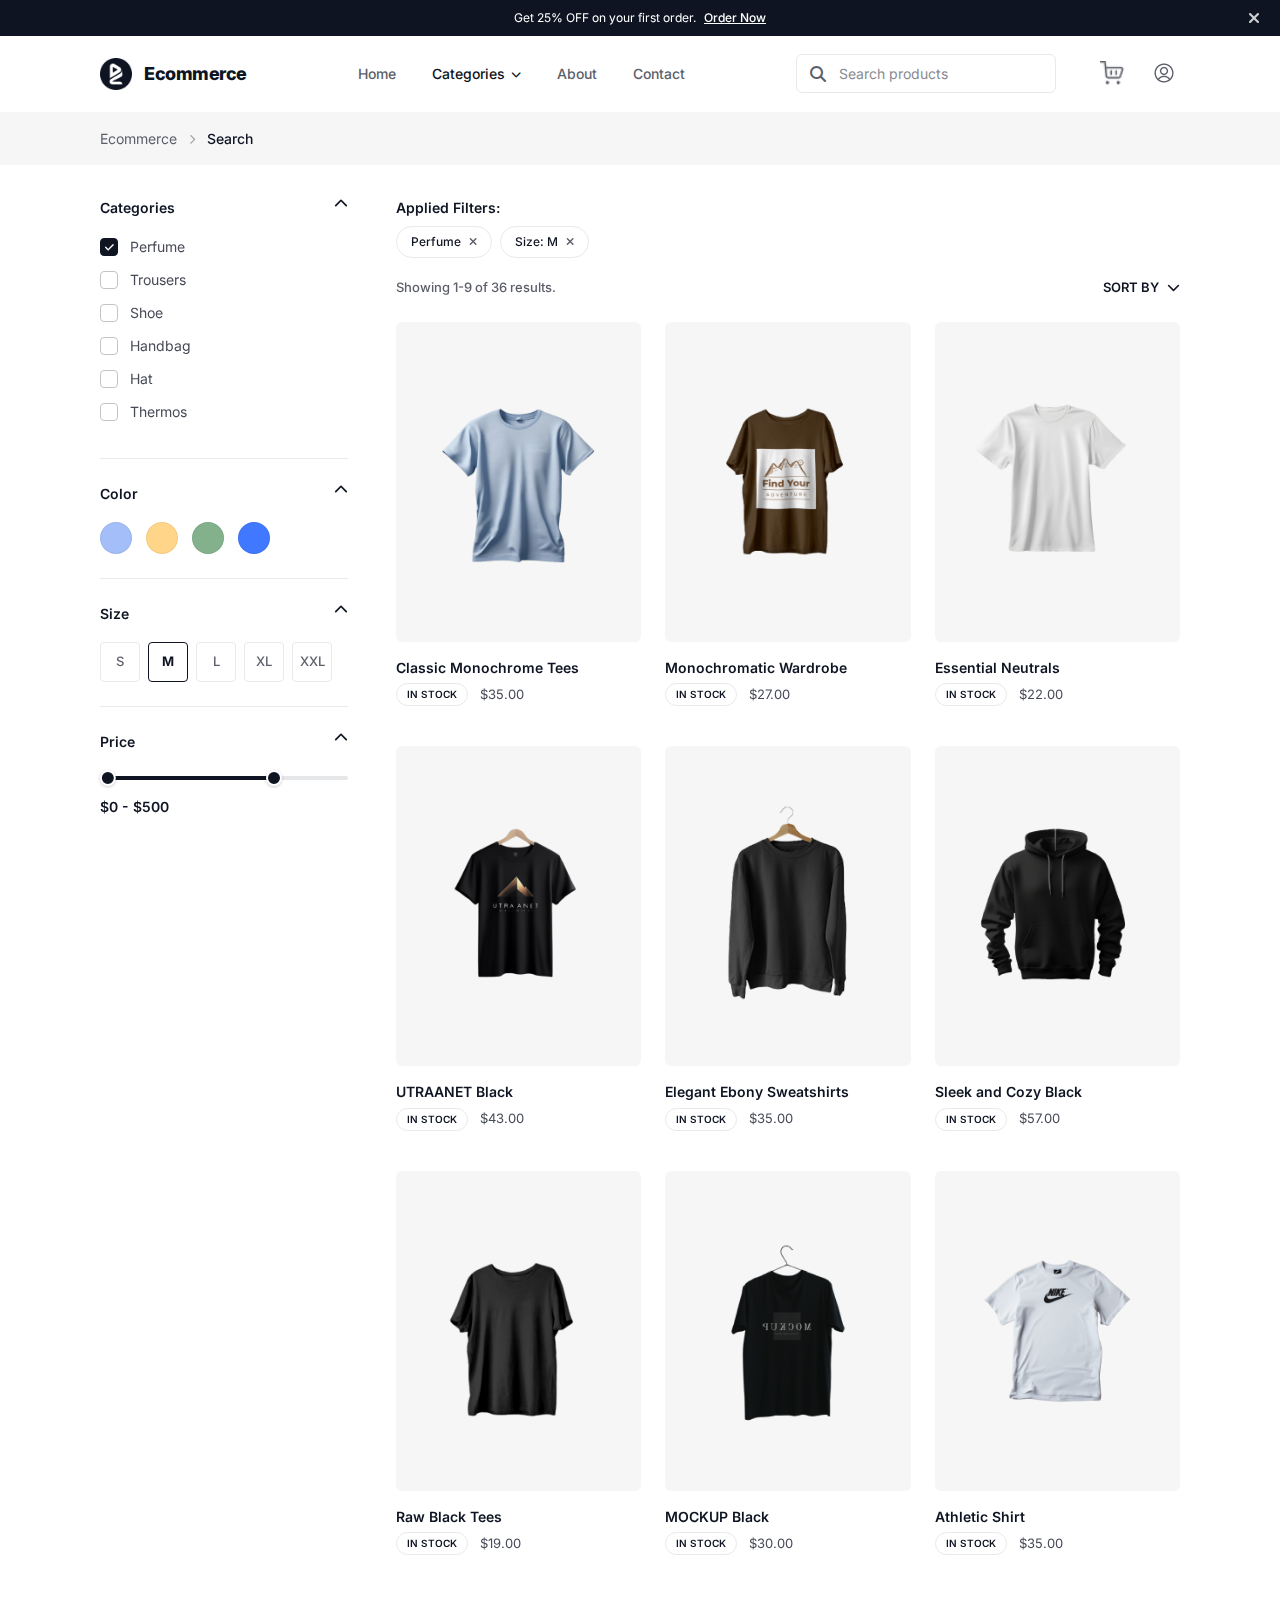
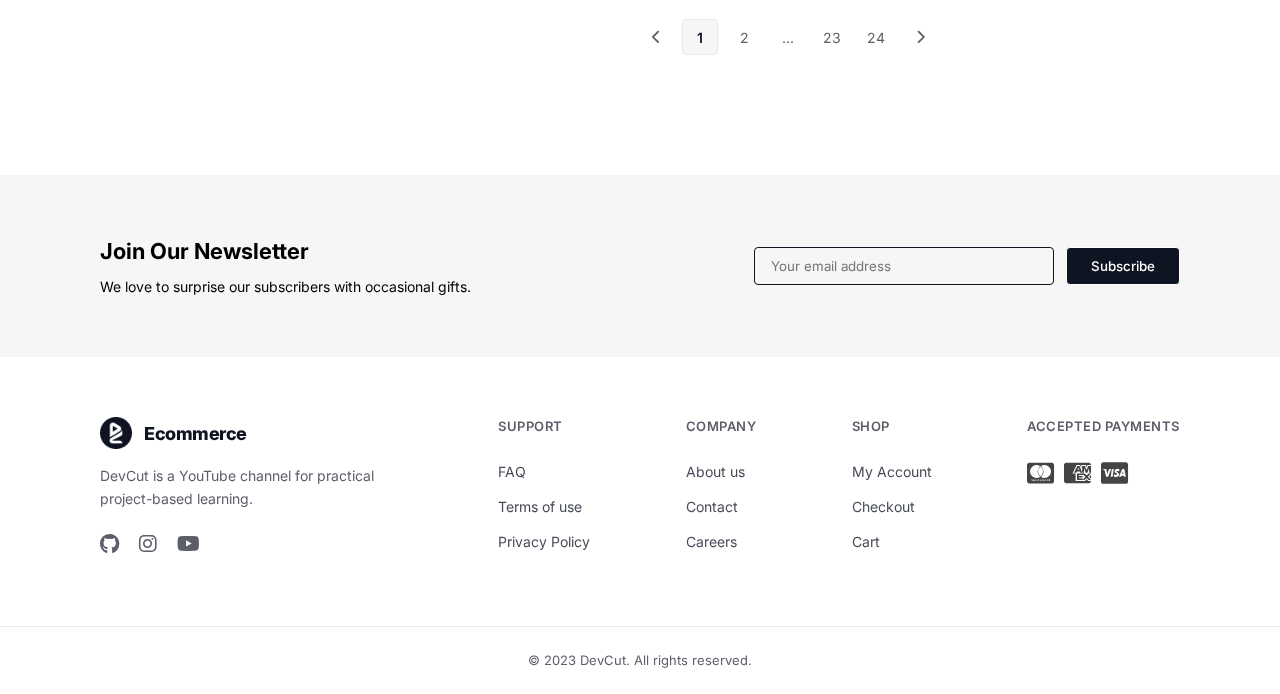
<file: index.html>
<!DOCTYPE html>
<html lang="en">

<head>
    <meta charset="UTF-8">
    <meta name="viewport" content="width=device-width, initial-scale=1.0">
    <title>Ecommerce Listing</title>
    <link rel="stylesheet" href="./Styles/styles.css">
    <link rel="stylesheet" href="./Styles/ListingCSS.css">
    <link rel="preconnect" href="https://fonts.googleapis.com">
    <link rel="preconnect" href="https://fonts.gstatic.com" crossorigin>
    <link href="https://fonts.googleapis.com/css2?family=Inter:wght@400;500;600;700&display=swap" rel="stylesheet">
    <link rel="stylesheet" href="https://cdnjs.cloudflare.com/ajax/libs/font-awesome/6.4.0/css/all.min.css" />
    <script src="https://code.jquery.com/jquery-3.6.0.min.js"></script>
</head>

<body>

    <div class="top-bar">
        <div class="container">
            <span>Get 25% OFF on your first order. <a href="#">Order Now</a></span>
        </div>
        <button class="top-bar-close"><i class="fa-solid fa-xmark"></i></button>
    </div>

    <header>
        <div class="container flex-between">
            <div class="logo">
                <img src="Images/Logomark.png" alt="Logo">
                <span>Ecommerce</span>
            </div>

            <nav>
                <span class="nav-link">Home</span>
                <span class="nav-link active">Categories <i class="fa-solid fa-chevron-down"></i></span>
                <span class="nav-link">About</span>
                <span class="nav-link">Contact</span>
            </nav>

            <div class="flex-center">
                <div class="search-container">
                    <i class="fa-solid fa-magnifying-glass"></i>
                    <input type="text" class="search-input" placeholder="Search products">
                </div>
                <div class="header-icons">
                    <button><img src="Images/Icon.png" alt="Cart"></button>
                    <button><img src="Images/User.png" alt="User"></button>
                </div>
            </div>
        </div>
    </header>

    <div class="breadcrumb-strip">
        <div class="container breadcrumbs">
            <a href="#">Ecommerce</a>
            <i class="fa-solid fa-chevron-right"></i>
            <span class="current">Search</span>
        </div>
    </div>

    <div class="container main-wrapper">

        <aside>
            <div class="filter-block">
                <div class="filter-title">Categories <i class="fa-solid fa-chevron-up"></i></div>
                <label class="check-item"><input type="checkbox" checked> Perfume</label>
                <label class="check-item"><input type="checkbox"> Trousers</label>
                <label class="check-item"><input type="checkbox"> Shoe</label>
                <label class="check-item"><input type="checkbox"> Handbag</label>
                <label class="check-item"><input type="checkbox"> Hat</label>
                <label class="check-item"><input type="checkbox"> Thermos</label>
            </div>

            <div class="filter-block">
                <div class="filter-title">Color <i class="fa-solid fa-chevron-up"></i></div>
                <div class="color-grid">
                    <div class="color-dot" style="background: #A3BEF8;"></div>
                    <div class="color-dot" style="background: #FFD58A;"></div>
                    <div class="color-dot" style="background: #83B18B;"></div>
                    <div class="color-dot" style="background: #4078FF;"></div>
                </div>
            </div>

            <div class="filter-block">
                <div class="filter-title">Size <i class="fa-solid fa-chevron-up"></i></div>
                <div class="size-grid">
                    <div class="size-box">S</div>
                    <div class="size-box active">M</div>
                    <div class="size-box">L</div>
                    <div class="size-box">XL</div>
                    <div class="size-box">XXL</div>
                </div>
            </div>

            <div class="filter-block">
                <div class="filter-title">Price <i class="fa-solid fa-chevron-up"></i></div>
                <div class="range-track">
                    <div class="range-fill"></div>
                    <div class="range-thumb" style="left: 0%; transform: translateX(-1%);"></div>
                    <div class="range-thumb" style="right: 30%; transform: translateX(50%);"></div>
                </div>
                <div style="font-weight: 600; font-size: 14px;">$0 - $500</div>
            </div>
        </aside>

        <main>
            <div class="applied-filters-section">
                <div style="font-weight: 600; margin-bottom: 8px;">Applied Filters:</div>
                <div class="active-filters">
                    <span class="pill">Perfume <i class="fa-solid fa-xmark"></i></span>
                    <span class="pill">Size: M <i class="fa-solid fa-xmark"></i></span>
                </div>
            </div>

            <div class="flex-between listing-header">
                <div class="results-count">Showing 1-9 of 36 results.</div>

                <div class="sort-dropdown">
                    SORT BY <i class="fa-solid fa-chevron-down"></i>
                </div>
            </div>

            <div class="grid">
                <div class="card">
                    <div class="card-img">
                        <img src="Images/cover.png" alt="Item 1">
                        <div class="wishlist-icon"><i class="fa-regular fa-heart"></i></div>
                    </div>
                    <div class="card-title">Classic Monochrome Tees</div>
                    <div class="card-meta">
                        <span class="stock-badge">IN STOCK</span>
                        <span class="price">$35.00</span>
                    </div>
                </div>

                <div class="card">
                    <div class="card-img">
                        <img src="Images/cover (4).png" alt="Item 2">
                        <div class="wishlist-icon"><i class="fa-regular fa-heart"></i></div>
                    </div>
                    <div class="card-title">Monochromatic Wardrobe</div>
                    <div class="card-meta">
                        <span class="stock-badge">IN STOCK</span>
                        <span class="price">$27.00</span>
                    </div>
                </div>

                <div class="card">
                    <div class="card-img">
                        <img src="Images/Image (6).png" alt="Item 3">
                        <div class="wishlist-icon"><i class="fa-regular fa-heart"></i></div>
                    </div>
                    <div class="card-title">Essential Neutrals</div>
                    <div class="card-meta">
                        <span class="stock-badge">IN STOCK</span>
                        <span class="price">$22.00</span>
                    </div>
                </div>

                <div class="card">
                    <div class="card-img">
                        <img src="Images/cover (1).png" alt="Item 4">
                        <div class="wishlist-icon"><i class="fa-regular fa-heart"></i></div>
                    </div>
                    <div class="card-title">UTRAANET Black</div>
                    <div class="card-meta">
                        <span class="stock-badge">IN STOCK</span>
                        <span class="price">$43.00</span>
                    </div>
                </div>

                <div class="card">
                    <div class="card-img">
                        <img src="Images/cover (5).png" alt="Item 5">
                        <div class="wishlist-icon"><i class="fa-regular fa-heart"></i></div>
                    </div>
                    <div class="card-title">Elegant Ebony Sweatshirts</div>
                    <div class="card-meta">
                        <span class="stock-badge">IN STOCK</span>
                        <span class="price">$35.00</span>
                    </div>
                </div>

                <div class="card">
                    <div class="card-img">
                        <img src="Images/cover (2).png" alt="Item 6">
                        <div class="wishlist-icon"><i class="fa-regular fa-heart"></i></div>
                    </div>
                    <div class="card-title">Sleek and Cozy Black</div>
                    <div class="card-meta">
                        <span class="stock-badge">IN STOCK</span>
                        <span class="price">$57.00</span>
                    </div>
                </div>

                <div class="card">
                    <div class="card-img">
                        <img src="Images/cover (3).png" style="filter: contrast(1.2);" alt="Item 7">
                        <div class="wishlist-icon"><i class="fa-regular fa-heart"></i></div>
                    </div>
                    <div class="card-title">Raw Black Tees</div>
                    <div class="card-meta">
                        <span class="stock-badge">IN STOCK</span>
                        <span class="price">$19.00</span>
                    </div>
                </div>

                <div class="card">
                    <div class="card-img">
                        <img src="Images/cover (6).png" style="transform: scaleX(-1);" alt="Item 8">
                        <div class="wishlist-icon"><i class="fa-regular fa-heart"></i></div>
                    </div>
                    <div class="card-title">MOCKUP Black</div>
                    <div class="card-meta">
                        <span class="stock-badge">IN STOCK</span>
                        <span class="price">$30.00</span>
                    </div>
                </div>

                <div class="card">
                    <div class="card-img">
                        <img src="Images/cover (7).png" alt="Item 9">
                        <div class="wishlist-icon"><i class="fa-regular fa-heart"></i></div>
                    </div>
                    <div class="card-title">Athletic Shirt</div>
                    <div class="card-meta">
                        <span class="stock-badge">IN STOCK</span>
                        <span class="price">$35.00</span>
                    </div>
                </div>
            </div>

            <div class="flex-center pagination">
                <div class="page-btn"><i class="fa-solid fa-chevron-left"></i></div>
                <div class="page-btn active">1</div>
                <div class="page-btn">2</div>
                <div class="page-btn">...</div>
                <div class="page-btn">23</div>
                <div class="page-btn">24</div>
                <div class="page-btn"><i class="fa-solid fa-chevron-right"></i></div>
            </div>
        </main>
    </div>

    <footer>
        <div class="newsletter-wrapper">
            <div class="container newsletter-content">
                <div class="news-left">
                    <h3>Join Our Newsletter</h3>
                    <p>We love to surprise our subscribers with occasional gifts.</p>
                </div>
                <div class="news-form">
                    <input type="email" placeholder="Your email address">
                    <button>Subscribe</button>
                </div>
            </div>
        </div>

        <div class="container">
            <div class="footer-inner">
                <div class="footer-brand">
                    <div class="logo">
                        <img src="Images/Logomark.png" alt="Logo">
                        <span>Ecommerce</span>
                    </div>
                    <p>DevCut is a YouTube channel for practical project-based learning.</p>
                    <div class="socials">
                        <i class="fa-brands fa-github"></i>
                        <i class="fa-brands fa-instagram"></i>
                        <i class="fa-brands fa-youtube"></i>
                    </div>
                </div>

                <div class="footer-links">
                    <h4>Support</h4>
                    <ul>
                        <li>FAQ</li>
                        <li>Terms of use</li>
                        <li>Privacy Policy</li>
                    </ul>
                </div>

                <div class="footer-links">
                    <h4>Company</h4>
                    <ul>
                        <li>About us</li>
                        <li>Contact</li>
                        <li>Careers</li>
                    </ul>
                </div>

                <div class="footer-links">
                    <h4>Shop</h4>
                    <ul>
                        <li>My Account</li>
                        <li>Checkout</li>
                        <li>Cart</li>
                    </ul>
                </div>

                <div class="footer-links">
                    <h4>Accepted Payments</h4>
                    <div style="display: flex; gap: 10px; font-size: 24px; color: #444;">
                        <i class="fa-brands fa-cc-mastercard"></i>
                        <i class="fa-brands fa-cc-amex"></i>
                        <i class="fa-brands fa-cc-visa"></i>
                    </div>
                </div>
            </div>
        </div>

        <div class="bottom-bar">
            &copy; 2023 DevCut. All rights reserved.
        </div>
    </footer>

</body>
<script src="./full.js"></script>
</html>
</file>
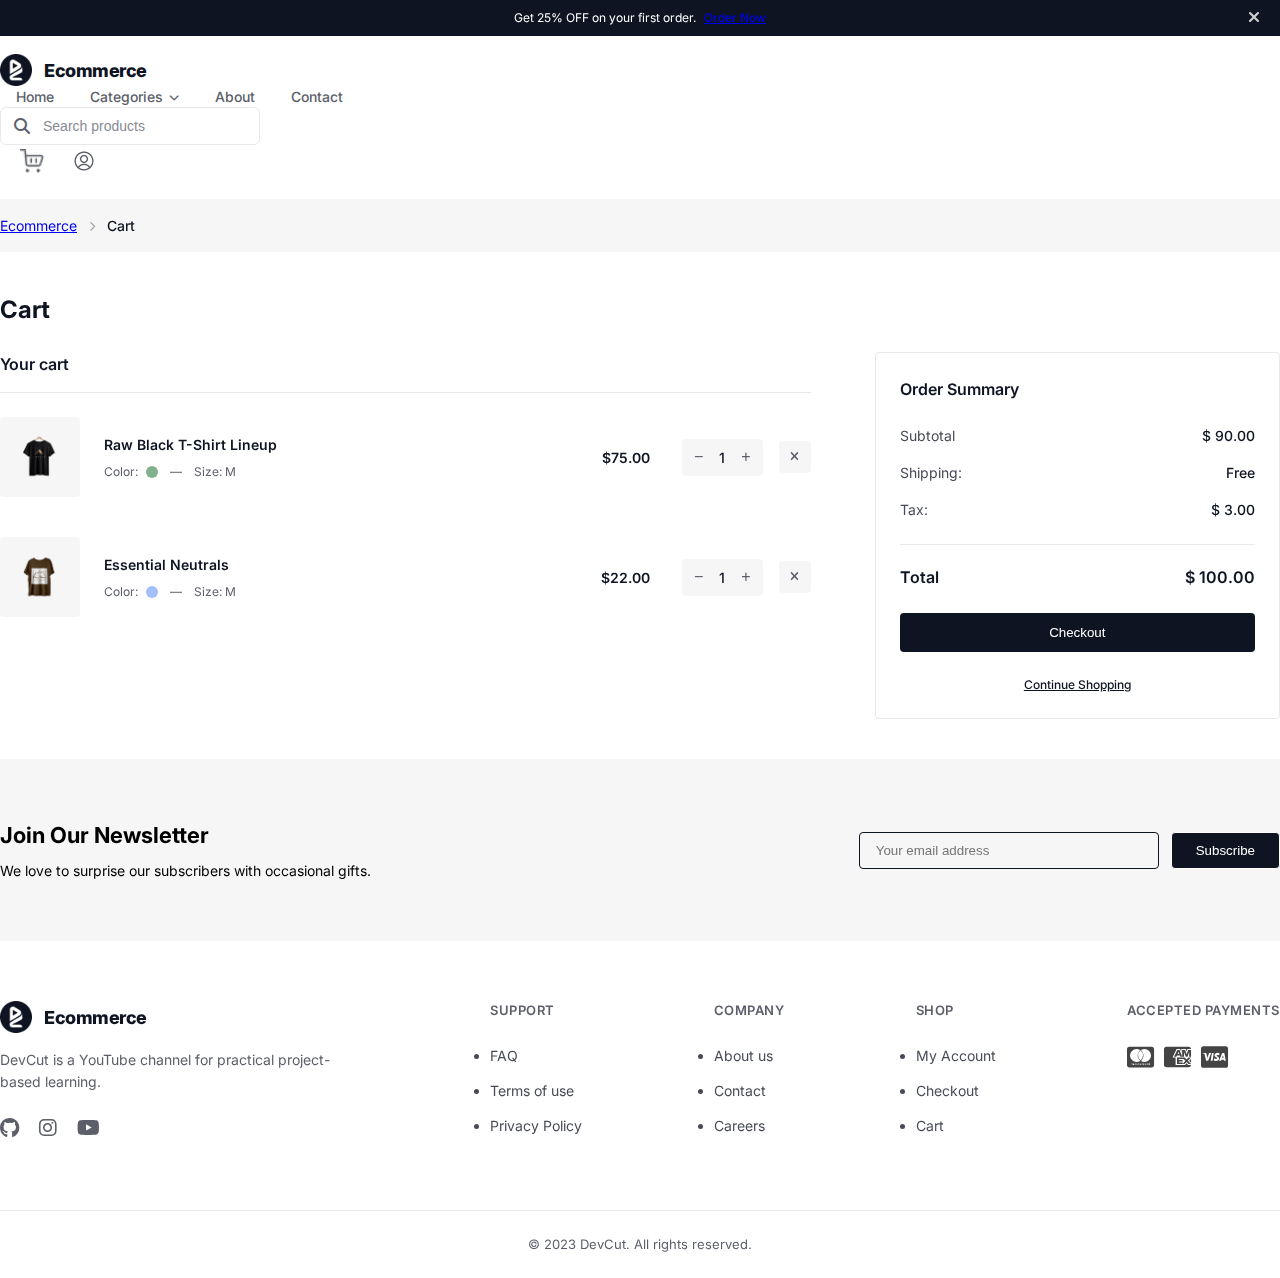
<file: Cart.html>
<!DOCTYPE html>
<html lang="en">

<head>
    <meta charset="UTF-8">
    <meta name="viewport" content="width=device-width, initial-scale=1.0">
    <title>Cart </title>
    <link rel="stylesheet" href="./Styles/styles.css">
    <link rel="stylesheet" href="./Styles/Cart.css">
    <link rel="preconnect" href="https://fonts.googleapis.com">
    <link rel="preconnect" href="https://fonts.gstatic.com" crossorigin>
    <link href="https://fonts.googleapis.com/css2?family=Inter:wght@400;500;600;700&display=swap" rel="stylesheet">
    <link rel="stylesheet" href="https://cdnjs.cloudflare.com/ajax/libs/font-awesome/6.4.0/css/all.min.css" />
    <script src="https://code.jquery.com/jquery-3.6.0.min.js"></script>
</head>

<body>

    <div class="top-bar">
        <div class="container">
            <span>Get 25% OFF on your first order. <a href="#">Order Now</a></span>
        </div>
        <button class="top-bar-close"><i class="fa-solid fa-xmark"></i></button>
    </div>

    <header>
        <div class="container flex-between">
            <div class="logo">
                <img src="Images/Logomark.png" alt="Logo">
                <span>Ecommerce</span>
            </div>

            <nav>
                <span class="nav-link">Home</span>
                <span class="nav-link">Categories <i class="fa-solid fa-chevron-down"></i></span>
                <span class="nav-link">About</span>
                <span class="nav-link">Contact</span>
            </nav>

            <div class="flex-center">
                <div class="search-container">
                    <i class="fa-solid fa-magnifying-glass"></i>
                    <input type="text" class="search-input" placeholder="Search products">
                </div>
                <div class="header-icons">
                    <button><img src="Images/Icon.png" alt="Cart"></button>
                    <button><img src="Images/User.png" alt="User"></button>
                </div>
            </div>
        </div>
    </header>

    <div class="breadcrumb-strip">
        <div class="container breadcrumbs">
            <a href="#">Ecommerce</a>
            <i class="fa-solid fa-chevron-right"></i>
            <span class="current">Cart</span>
        </div>
    </div>

    <div class="container">
        <h1 class="page-title">Cart</h1>

        <div class="cart-wrapper">

            <div class="cart-items">
                <h2>Your cart</h2>

                <div class="cart-list">

                    <div class="cart-item">
                        <div class="item-img">
                            <img src="./Images/cover (1).png" alt="Raw Black T-Shirt">
                        </div>
                        <div class="item-details">
                            <span class="item-name">Raw Black T-Shirt Lineup</span>
                            <div class="item-meta">
                                Color: <span class="color-dot bg-green"></span>
                                <span style="margin: 0 8px;">—</span>
                                Size: M
                            </div>
                        </div>
                        <div class="item-price">$75.00</div>
                        <div class="qty-box">
                            <button class="qty-btn">−</button>
                            <span class="qty-val">1</span>
                            <button class="qty-btn">+</button>
                        </div>
                        <button class="remove-btn"><i class="fa-solid fa-xmark"></i></button>
                    </div>

                    <div class="cart-item">
                        <div class="item-img">
                            <img src="./Images/cover (4).png" alt="Essential Neutrals">
                        </div>
                        <div class="item-details">
                            <span class="item-name">Essential Neutrals</span>
                            <div class="item-meta">
                                Color: <span class="color-dot bg-purple"></span>
                                <span style="margin: 0 8px;">—</span>
                                Size: M
                            </div>
                        </div>
                        <div class="item-price">$22.00</div>
                        <div class="qty-box">
                            <button class="qty-btn">−</button>
                            <span class="qty-val">1</span>
                            <button class="qty-btn">+</button>
                        </div>
                        <button class="remove-btn"><i class="fa-solid fa-xmark"></i></button>
                    </div>

                </div>
            </div>

            <aside class="order-summary">
                <h2>Order Summary</h2>

                <div class="summary-row">
                    <span>Subtotal</span>
                    <span>$ 90.00</span>
                </div>
                <div class="summary-row">
                    <span>Shipping:</span>
                    <span>Free</span>
                </div>
                <div class="summary-row">
                    <span>Tax:</span>
                    <span>$ 3.00</span>
                </div>

                <div class="total-row">
                    <span>Total</span>
                    <span>$ 100.00</span>
                </div>

                <button class="checkout-btn">Checkout</button>
                <a href="#" class="continue-link">Continue Shopping</a>
            </aside>

        </div>
    </div>

    <footer>
        <div class="newsletter-wrapper">
            <div class="container newsletter-content">
                <div class="news-left">
                    <h3>Join Our Newsletter</h3>
                    <p>We love to surprise our subscribers with occasional gifts.</p>
                </div>
                <div class="news-form">
                    <input type="email" placeholder="Your email address">
                    <button>Subscribe</button>
                </div>
            </div>
        </div>

        <div class="container">
            <div class="footer-inner">
                <div class="footer-brand">
                    <div class="logo">
                        <img src="Images/Logomark.png" alt="Logo">
                        <span>Ecommerce</span>
                    </div>
                    <p>DevCut is a YouTube channel for practical project-based learning.</p>
                    <div class="socials">
                        <i class="fa-brands fa-github"></i>
                        <i class="fa-brands fa-instagram"></i>
                        <i class="fa-brands fa-youtube"></i>
                    </div>
                </div>

                <div class="footer-links">
                    <h4>Support</h4>
                    <ul>
                        <li>FAQ</li>
                        <li>Terms of use</li>
                        <li>Privacy Policy</li>
                    </ul>
                </div>

                <div class="footer-links">
                    <h4>Company</h4>
                    <ul>
                        <li>About us</li>
                        <li>Contact</li>
                        <li>Careers</li>
                    </ul>
                </div>

                <div class="footer-links">
                    <h4>Shop</h4>
                    <ul>
                        <li>My Account</li>
                        <li>Checkout</li>
                        <li>Cart</li>
                    </ul>
                </div>

                <div class="footer-links">
                    <h4>Accepted Payments</h4>
                    <div style="display: flex; gap: 10px; font-size: 24px; color: #444;">
                        <i class="fa-brands fa-cc-mastercard"></i>
                        <i class="fa-brands fa-cc-amex"></i>
                        <i class="fa-brands fa-cc-visa"></i>
                    </div>
                </div>
            </div>
        </div>

        <div class="bottom-bar">
            &copy; 2023 DevCut. All rights reserved.
        </div>
    </footer>

</body>
<script src="./full.js"></script>
</html>
</file>
<file: Styles/styles.css>
:root {
    --black: #0E1422;
    --dark-gray: #474B57;
    --text-gray: #5C5F6A;
    --light-gray: #E6E7E8;
    --border-gray: #E9E9EB;
    --bg-white: #FFFFFF;
    --bg-wash: #F6F6F6;
    --font-base: 'Inter', sans-serif;
}

* {
    margin: 0;
    padding: 0;
    box-sizing: border-box;
}

body {
    font-family: var(--font-base);
    color: var(--black);
    background-color: var(--bg-white);
    font-size: 14px;
    line-height: 1.5;
    -webkit-font-smoothing: antialiased;
}

.top-bar {
    background-color: var(--black);
    color: var(--bg-white);
    text-align: center;
    padding: 9px 0;
    font-size: 12px;
    position: relative;
}

.top-bar a {
    text-decoration: underline;
    margin-left: 5px;
    font-weight: 500;
}

.top-bar-close {
    position: absolute;
    right: 20px;
    top: 50%;
    transform: translateY(-50%);
    background: none;
    border: none;
    color: rgba(255, 255, 255, 0.8);
    cursor: pointer;
    font-size: 16px;
}

header {
    padding: 18px 0;
    background: var(--bg-white);
    position: sticky;
    top: 0;
    z-index: 100;
    border-bottom: 1px solid transparent;
}

.nav-link {
    color: var(--text-gray);
    font-weight: 500;
    margin: 0 16px;
    cursor: pointer;
    display: inline-flex;
    align-items: center;
    gap: 6px;
    font-size: 14px;
    transition: color 0.2s ease;
}

.nav-link.active,
.nav-link:hover {
    color: var(--black);
}

.nav-link i {
    font-size: 10px;
    margin-top: 1px;
}

.logo {
    display: flex;
    align-items: center;
    gap: 12px;
    font-weight: 800;
    font-size: 18px;
    color: var(--black);
    letter-spacing: -0.5px;
}

.logo img {
    width: 32px;
    height: auto;
}

/* Search & Actions */
.search-container {
    position: relative;
    margin-right: 24px;
}

.search-container i {
    position: absolute;
    left: 14px;
    top: 50%;
    transform: translateY(-50%);
    color: var(--text-gray);
    font-size: 16px;
}

.search-input {
    border: 1px solid var(--border-gray);
    border-radius: 6px;
    padding: 10px 10px 10px 42px;
    width: 260px;
    font-size: 14px;
    color: var(--black);
    transition: border-color 0.2s;
}

.search-input:focus {
    border-color: var(--black);
}

.search-input::placeholder {
    color: #878A92;
}

.header-icons button {
    background: none;
    border: none;
    cursor: pointer;
    margin-left: 16px;
    padding: 4px;
    transition: opacity 0.2s;
}

.header-icons button:hover {
    opacity: 0.7;
}

.header-icons img {
    width: 24px;
    height: 24px;
}

/* --- BREADCRUMBS --- */
.breadcrumb-strip {
    background-color: var(--bg-wash);
    padding: 16px 0;
    margin-bottom: 32px;
}

.breadcrumbs {
    display: flex;
    align-items: center;
    gap: 12px;
    font-size: 14px;
    color: var(--text-gray);
}

.breadcrumbs i {
    font-size: 10px;
    color: #A4A4A4;
}

.breadcrumbs span.current {
    color: var(--black);
    font-weight: 500;
}

footer {
    background-color: var(--bg-white);
    padding-top: 0;
    margin-top: 40px;
}

.newsletter-wrapper {
    background-color: #F6F6F6;
    /* Dark Gray */
    padding: 60px 0;
}

.newsletter-content {
    display: flex;
    justify-content: space-between;
    align-items: center;
}

.news-left h3 {
    font-size: 22px;
    font-weight: 700;
    margin-bottom: 8px;
    color: black;
}

.news-left p {
    color: black;
    font-size: 14px;
}

.news-form {
    display: flex;
    gap: 12px;
}

.news-form input {
    padding: 10px 16px;
    border: 1px solid;
    border-radius: 4px;
    width: 300px;
    color: var(--black);
    background: #F6F6F6;
}

.news-form button {
    background: var(--black);
    color: white;
    border: 1px solid white;
    border-radius: 4px;
    padding: 0 24px;
    cursor: pointer;
    font-weight: 500;
    transition: background 0.2s;
}

.news-form button:hover {
    background: #333;
}

.footer-inner {
    display: flex;
    justify-content: space-between;
    padding: 60px 0;
}

.footer-brand {
    width: 28%;
}

.footer-brand .logo {
    margin-bottom: 16px;
}

.footer-brand p {
    font-size: 14px;
    color: var(--text-gray);
    line-height: 1.6;
    margin-bottom: 24px;
}

.socials {
    display: flex;
    gap: 20px;
}

.socials i {
    color: var(--text-gray);
    font-size: 20px;
    cursor: pointer;
    transition: 0.2s;
}

.socials i:hover {
    color: var(--black);
}

.footer-links h4 {
    text-transform: uppercase;
    font-size: 13px;
    font-weight: 600;
    margin-bottom: 24px;
    color: var(--text-gray);
    letter-spacing: 0.5px;
}

.footer-links ul li {
    margin-bottom: 14px;
    color: var(--dark-gray);
    font-size: 14px;
    cursor: pointer;
    transition: color 0.2s;
}

.footer-links ul li:hover {
    color: var(--black);
}

.bottom-bar {
    padding: 24px 0;
    text-align: center;
    color: var(--text-gray);
    font-size: 13px;
    background-color: var(--bg-white);
    border-top: 1px solid var(--border-gray);
}
</file>
<file: Styles/ListingCSS.css>
a {
            text-decoration: none;
            color: inherit;
            transition: color 0.2s;
        }

        ul {
            list-style: none;
        }

        img {
            display: block;
            max-width: 100%;
        }

        input,
        button {
            font-family: inherit;
            outline: none;
        }


        .container {
            max-width: 1120px;
            margin: 0 auto;
            padding: 0 20px;
        }

        .flex-center {
            display: flex;
            align-items: center;
        }

        .flex-between {
            display: flex;
            align-items: center;
            justify-content: space-between;
        }






        /* --- MAIN LAYOUT --- */
        .main-wrapper {
            display: flex;
            gap: 48px;
            padding-bottom: 80px;
        }

        /* --- SIDEBAR FILTERS --- */
        aside {
            width: 248px;
            flex-shrink: 0;
        }

        .filter-block {
            border-bottom: 1px solid var(--border-gray);
            padding: 24px 0;
        }

        .filter-block:first-child {
            padding-top: 0;
        }

        .filter-block:last-child {
            border-bottom: none;
        }

        .filter-title {
            font-weight: 600;
            font-size: 14px;
            margin-bottom: 18px;
            display: flex;
            justify-content: space-between;
            cursor: pointer;
            color: var(--black);
        }

        /* Checkbox Style */
        .check-item {
            display: flex;
            align-items: center;
            margin-bottom: 12px;
            color: var(--dark-gray);
            cursor: pointer;
            font-size: 14px;
            user-select: none;
            transition: color 0.2s;
        }

        .check-item:hover {
            color: var(--black);
        }

        .check-item input {
            appearance: none;
            width: 18px;
            height: 18px;
            border: 1px solid #C4C4C4;
            border-radius: 4px;
            margin-right: 12px;
            display: grid;
            place-items: center;
            background-color: white;
            cursor: pointer;
            transition: all 0.2s;
        }

        .check-item input:checked {
            background-color: var(--black);
            border-color: var(--black);
        }

        .check-item input:checked::after {
            content: '\f00c';
            font-family: "Font Awesome 6 Free";
            font-weight: 900;
            color: white;
            font-size: 10px;
        }

        .check-item input:hover {
            border-color: var(--black);
        }

        /* Colors */
        .color-grid {
            display: flex;
            gap: 14px;
            flex-wrap: wrap;
        }

        .color-dot {
            width: 32px;
            height: 32px;
            border-radius: 50%;
            cursor: pointer;
            position: relative;
            box-shadow: inset 0 0 0 1px rgba(0, 0, 0, 0.05);
        }

        .color-dot.active::before {
            content: '';
            position: absolute;
            top: -4px;
            left: -4px;
            right: -4px;
            bottom: -4px;
            border: 1px solid var(--black);
            border-radius: 50%;
        }

        /* Sizes */
        .size-grid {
            display: flex;
            gap: 8px;
            flex-wrap: wrap;
        }

        .size-box {
            border: 1px solid var(--border-gray);
            border-radius: 4px;
            width: 40px;
            height: 40px;
            display: grid;
            place-items: center;
            font-size: 13px;
            color: var(--text-gray);
            cursor: pointer;
            transition: all 0.2s ease;
            font-weight: 500;
        }

        .size-box:hover {
            border-color: var(--black);
            color: var(--black);
        }

        /* Active State */
        .size-box.active {
            border: 1px solid var(--black);
            color: var(--black);
            background-color: transparent;
            font-weight: 700;
        }

        /* Slider */
        .range-track {
            height: 4px;
            background: var(--light-gray);
            border-radius: 2px;
            position: relative;
            margin: 24px 0 16px;
        }

        .range-fill {
            position: absolute;
            left: 0%;
            right: 30%;
            top: 0;
            bottom: 0;
            background: var(--black);
            border-radius: 2px;
        }

        .range-thumb {
            width: 16px;
            height: 16px;
            background: var(--black);
            border-radius: 50%;
            position: absolute;
            top: -6px;
            cursor: pointer;
            border: 2px solid white;
            box-shadow: 0 1px 3px rgba(0, 0, 0, 0.2);
        }

        /* --- PRODUCT GRID --- */
        main {
            flex-grow: 1;
        }

        /* Applied Filters Section */
        .applied-filters-section {
            margin-bottom: 20px;
        }

        .active-filters {
            display: flex;
            gap: 8px;
            flex-wrap: wrap;
        }

        .pill {
            display: inline-flex;
            align-items: center;
            gap: 8px;
            border: 1px solid var(--border-gray);
            border-radius: 30px;
            padding: 6px 14px;
            font-size: 12px;
            color: var(--black);
            font-weight: 500;
            transition: background 0.2s;
        }

        .pill:hover {
            background-color: var(--bg-wash);
            border-color: #d1d1d1;
        }

        .pill i {
            color: var(--text-gray);
            cursor: pointer;
            font-size: 11px;
        }

        /* Listing Header Toolbar */
        .listing-header {
            margin-bottom: 24px;
        }

        .results-count {
            font-size: 13px;
            color: var(--text-gray);
            font-weight: 500;
        }

        .sort-dropdown {
            font-size: 13px;
            font-weight: 600;
            color: var(--black);
            cursor: pointer;
            display: flex;
            align-items: center;
            gap: 8px;
        }

        /* GRID */
        .grid {
            display: grid;
            grid-template-columns: repeat(3, 1fr);
            gap: 40px 24px;
        }

        .card {
            display: flex;
            flex-direction: column;
            transition: transform 0.2s ease;
        }

        .card:hover {
            transform: translateY(-4px);
        }

        .card-img {
            background-color: var(--bg-wash);
            border-radius: 6px;
            height: 320px;
            display: flex;
            align-items: center;
            justify-content: center;
            margin-bottom: 16px;
            position: relative;
            overflow: hidden;
        }

        .card-img img {
            max-height: 85%;
            max-width: 90%;
            mix-blend-mode: multiply;
            transition: transform 0.3s ease;
        }

        .card:hover .card-img img {
            transform: scale(1.05);
        }

        .wishlist-icon {
            position: absolute;
            top: 12px;
            right: 12px;
            width: 32px;
            height: 32px;
            background: white;
            border-radius: 50%;
            display: grid;
            place-items: center;
            opacity: 0;
            transform: translateY(10px);
            transition: all 0.3s ease;
            cursor: pointer;
            box-shadow: 0 4px 10px rgba(0, 0, 0, 0.08);
            z-index: 2;
        }

        .card:hover .wishlist-icon {
            opacity: 1;
            transform: translateY(0);
        }

        .wishlist-icon:hover {
            background-color: var(--black);
            color: white;
        }

        .card-title {
            font-size: 14px;
            font-weight: 600;
            margin-bottom: 6px;
            color: var(--black);
            line-height: 1.4;
        }

        .card-meta {
            display: flex;
            align-items: center;
            gap: 12px;
        }

        .stock-badge {
            border: 1px solid var(--border-gray);
            border-radius: 100px;
            padding: 3px 10px;
            font-size: 10px;
            font-weight: 600;
            color: var(--black);
        }

        .price {
            font-size: 13px;
            color: var(--dark-gray);
        }

        /* PAGINATION */
        .pagination {
            margin-top: 64px;
            gap: 8px;
            justify-content: center;
        }

        .page-btn {
            min-width: 36px;
            height: 36px;
            display: flex;
            align-items: center;
            justify-content: center;
            border-radius: 4px;
            font-size: 14px;
            color: var(--text-gray);
            cursor: pointer;
            transition: all 0.2s;
        }

        .page-btn:hover {
            background-color: var(--bg-wash);
            color: var(--black);
        }

        .page-btn.active {
            background-color: var(--bg-wash);
            color: var(--black);
            font-weight: 600;
            border: 1px solid var(--border-gray);
        }
</file>
<file: Styles/Cart.css>
.page-title {
    font-size: 24px;
    font-weight: 700;
    margin-top: 40px;
    margin-bottom: 4px;
}

.cart-wrapper {
    display: grid;
    grid-template-columns: 2fr 1fr;
    gap: 64px;
    margin-top: 24px;
}

.cart-items h2 {
    font-size: 16px;
    font-weight: 600;
    margin-bottom: 16px;
}

.cart-list {
    border-top: 1px solid var(--border-gray);
    padding-top: 24px;
}

.cart-item {
    display: flex;
    align-items: center;
    margin-bottom: 40px;
}

.item-img {
    width: 80px;
    height: 80px;
    background-color: var(--bg-wash);
    border-radius: 4px;
    display: flex;
    align-items: center;
    justify-content: center;
    margin-right: 24px;
}
.item-img img {
    max-width: 90%;
    max-height: 90%;
    mix-blend-mode: multiply;
}

.item-details {
    flex-grow: 1;
}

.item-name {
    font-size: 14px;
    font-weight: 600;
    color: var(--black);
    margin-bottom: 8px;
    display: block;
}

.item-meta {
    font-size: 12px;
    color: var(--text-gray);
    display: flex;
    align-items: center;
    gap: 4px;
}

.color-dot {
    width: 12px;
    height: 12px;
    border-radius: 50%;
    display: inline-block;
    margin-left: 4px;
}
.bg-green { background-color: #83B18B; }
.bg-purple { background-color: #A3BEF8; }

.item-price {
    font-weight: 600;
    font-size: 14px;
    margin-right: 32px;
}

.qty-box {
    display: inline-flex;
    align-items: center;
    background-color: var(--bg-wash);
    border-radius: 4px;
    padding: 8px 12px;
    gap: 16px;
    margin-right: 16px;
}
.qty-btn {
    background: none;
    border: none;
    font-size: 16px;
    color: var(--text-gray);
    cursor: pointer;
}
.qty-val {
    font-size: 14px;
    font-weight: 500;
}

.remove-btn {
    width: 32px;
    height: 32px;
    background-color: var(--bg-wash);
    border: none;
    border-radius: 4px;
    cursor: pointer;
    color: var(--text-gray);
    font-size: 12px;
    display: grid;
    place-items: center;
}
.remove-btn:hover {
    background-color: #e0e0e0;
    color: var(--black);
}

.order-summary {
    border: 1px solid var(--border-gray);
    border-radius: 4px;
    padding: 24px;
    height: fit-content;
}

.order-summary h2 {
    font-size: 16px;
    font-weight: 600;
    margin-bottom: 24px;
}

.summary-row {
    display: flex;
    justify-content: space-between;
    margin-bottom: 16px;
    font-size: 14px;
    color: var(--dark-gray);
}

.summary-row span:last-child {
    font-weight: 500;
    color: var(--black);
}

.total-row {
    display: flex;
    justify-content: space-between;
    margin-top: 24px;
    padding-top: 20px;
    margin-bottom: 24px;
    border-top: 1px solid var(--border-gray);
    font-weight: 600;
    font-size: 16px;
    color: var(--black);
}

.checkout-btn {
    background-color: var(--black);
    color: white;
    border: none;
    width: 100%;
    padding: 12px;
    border-radius: 4px;
    font-weight: 500;
    cursor: pointer;
    margin-bottom: 24px;
}
.checkout-btn:hover {
    background-color: #222;
}

.continue-link {
    display: block;
    text-align: center;
    font-size: 12px;
    text-decoration: underline;
    font-weight: 500;
    color: var(--black);
}
</file>
